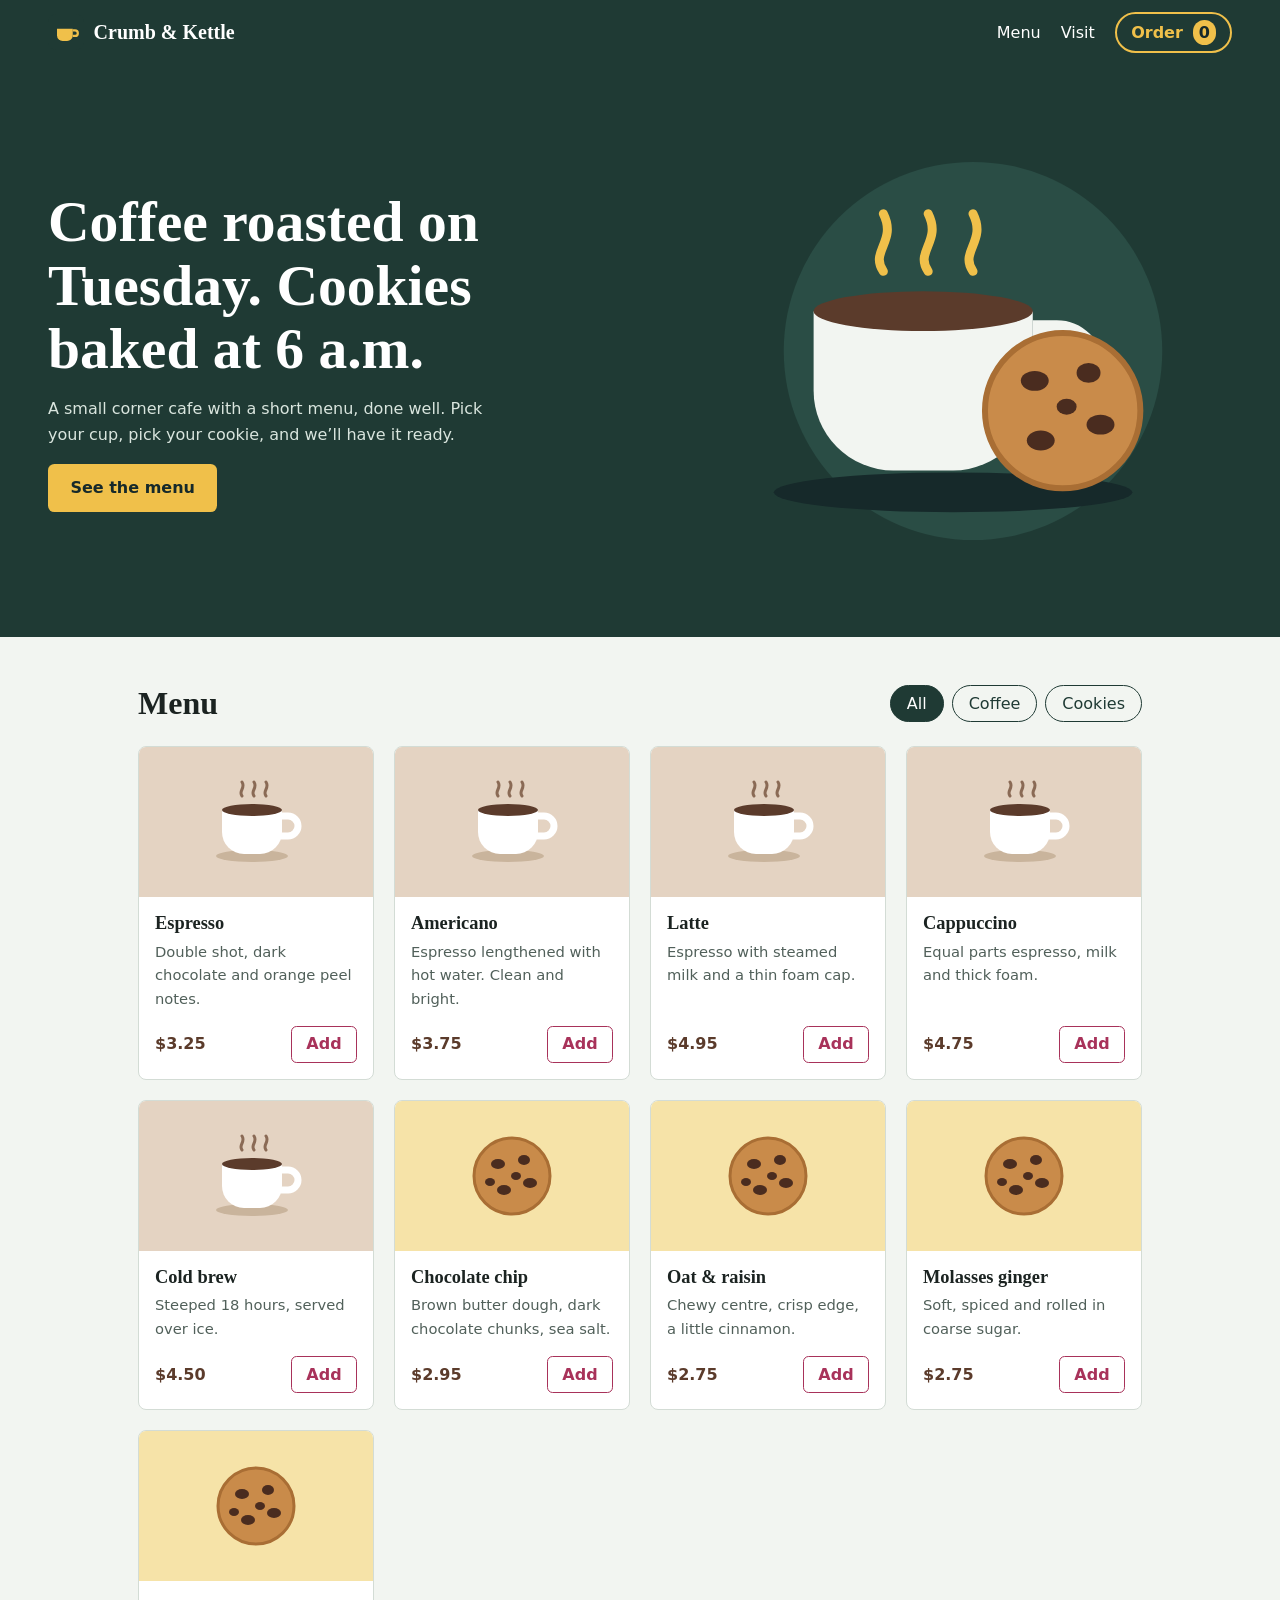
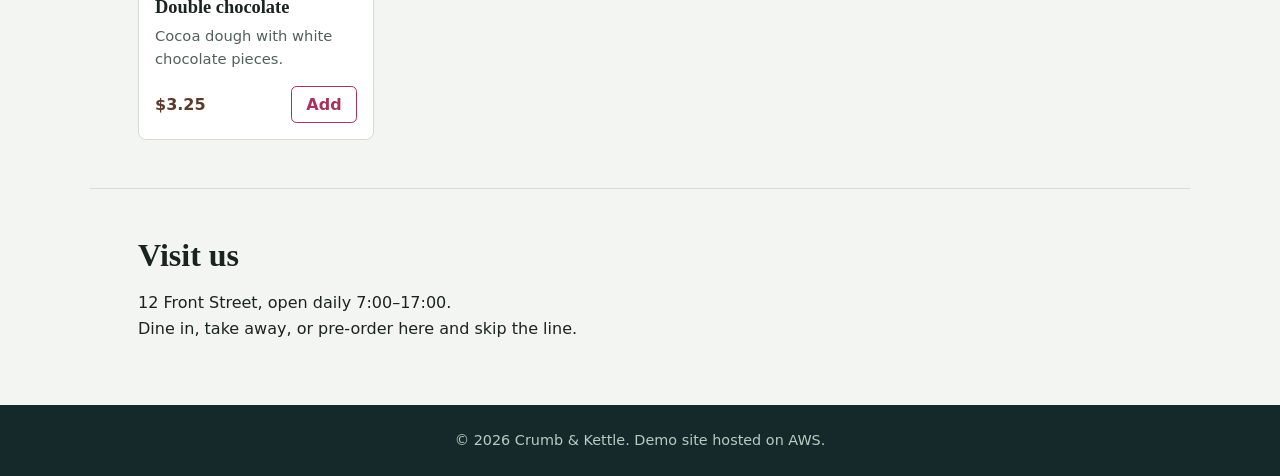
<file: index.html>
<!DOCTYPE html>
<html lang="en">
<head>
  <meta charset="utf-8">
  <meta name="viewport" content="width=device-width, initial-scale=1">
  <title>Crumb &amp; Kettle – Coffee and Cookies</title>
  <meta name="description" content="Small-batch coffee and fresh-baked cookies. Browse the menu and build your order.">
  <link rel="icon" href="assets/img/favicon.svg" type="image/svg+xml">
  <link rel="stylesheet" href="css/styles.css">
</head>
<body>
  <header class="top">
    <a class="brand" href="#"><img src="assets/img/logo.svg" alt="" width="36" height="36"> Crumb &amp; Kettle</a>
    <nav aria-label="Main">
      <a href="#menu">Menu</a>
      <a href="#visit">Visit</a>
      <button id="cart-toggle" class="cart-btn" aria-controls="cart" aria-expanded="false">Order <span id="cart-count">0</span></button>
    </nav>
  </header>

  <main>
    <section class="hero">
      <div class="hero-text">
        <h1>Coffee roasted on Tuesday. Cookies baked at 6&nbsp;a.m.</h1>
        <p>A small corner cafe with a short menu, done well. Pick your cup, pick your cookie, and we&rsquo;ll have it ready.</p>
        <a class="btn" href="#menu">See the menu</a>
      </div>
      <img class="hero-art" src="assets/img/hero.svg" alt="A cup of coffee beside a chocolate chip cookie" width="520" height="420">
    </section>

    <section id="menu" class="menu">
      <div class="menu-head">
        <h2>Menu</h2>
        <div class="filters" role="group" aria-label="Filter menu">
          <button class="chip active" data-filter="all">All</button>
          <button class="chip" data-filter="coffee">Coffee</button>
          <button class="chip" data-filter="cookie">Cookies</button>
        </div>
      </div>
      <ul id="menu-list" class="grid"></ul>
    </section>

    <section id="visit" class="visit">
      <h2>Visit us</h2>
      <p>12 Front Street, open daily 7:00&ndash;17:00.<br>Dine in, take away, or pre-order here and skip the line.</p>
    </section>
  </main>

  <footer>&copy; <span id="year"></span> Crumb &amp; Kettle. Demo site hosted on AWS.</footer>

  <aside id="cart" class="cart" aria-label="Your order" hidden>
    <div class="cart-head"><h2>Your order</h2><button id="cart-close" class="link" aria-label="Close order panel">Close</button></div>
    <ul id="cart-items"></ul>
    <p id="cart-empty">Nothing here yet. Add a coffee or a cookie from the menu.</p>
    <div class="cart-foot">
      <p class="total">Total <strong id="cart-total">$0.00</strong></p>
      <button id="checkout" class="btn" disabled>Place pickup order</button>
      <p id="cart-msg" role="status"></p>
    </div>
  </aside>

  <script src="js/menu-data.js"></script>
  <script src="js/app.js"></script>
</body>
</html>
</file>
<file: css/styles.css>
:root{
  --green:#1f3a34; --green-dark:#16292a; --paper:#f2f5f1; --butter:#f0c04a;
  --cocoa:#5b3b2b; --berry:#a8325a; --ink:#1b2321; --line:#d3dcd5;
  --serif:Georgia,"Times New Roman",serif;
  --sans:system-ui,-apple-system,"Segoe UI",Roboto,sans-serif;
}
*{box-sizing:border-box}
html{scroll-behavior:smooth}
body{margin:0;font:1rem/1.6 var(--sans);color:var(--ink);background:var(--paper)}
img{max-width:100%;height:auto}
a{color:inherit}
:focus-visible{outline:3px solid var(--berry);outline-offset:2px}

.top{position:sticky;top:0;z-index:5;display:flex;justify-content:space-between;align-items:center;
  padding:.75rem clamp(1rem,4vw,3rem);background:var(--green);color:#fff}
.brand{display:flex;align-items:center;gap:.6rem;font:700 1.25rem var(--serif);text-decoration:none}
.top nav{display:flex;align-items:center;gap:1.25rem}
.top nav a{text-decoration:none}
.cart-btn{font:inherit;font-weight:600;border:2px solid var(--butter);background:transparent;color:var(--butter);
  padding:.35rem .9rem;border-radius:2rem;cursor:pointer}
.cart-btn span{display:inline-block;min-width:1.4em;margin-left:.3rem;background:var(--butter);color:var(--green-dark);border-radius:1em;text-align:center}

.hero{display:grid;grid-template-columns:1.1fr .9fr;align-items:center;gap:2rem;
  padding:clamp(2rem,6vw,5rem) clamp(1rem,4vw,3rem);background:var(--green);color:#fff}
.hero h1{font:700 clamp(2rem,5vw,3.6rem)/1.1 var(--serif);margin:0 0 1rem;max-width:16ch;
  opacity:0;transform:translateY(14px);animation:rise .8s .1s forwards}
.hero p{max-width:46ch;color:#d9e5de}
.hero-art{justify-self:center;width:100%;max-width:520px}
@keyframes rise{to{opacity:1;transform:none}}

.btn{display:inline-block;font:inherit;font-weight:700;background:var(--butter);color:var(--green-dark);
  border:0;padding:.7rem 1.4rem;border-radius:.4rem;cursor:pointer;text-decoration:none}
.btn:hover{background:#f6cf6c}
.btn:disabled{opacity:.45;cursor:not-allowed}
.link{background:none;border:0;font:inherit;text-decoration:underline;cursor:pointer;color:inherit}

.menu,.visit{padding:3rem clamp(1rem,4vw,3rem);max-width:1100px;margin:auto}
h2{font:700 2rem var(--serif);margin:0}
.menu-head{display:flex;flex-wrap:wrap;gap:1rem;justify-content:space-between;align-items:center;margin-bottom:1.5rem}
.filters{display:flex;gap:.5rem}
.chip{font:inherit;border:1.5px solid var(--green);background:transparent;color:var(--green);
  padding:.3rem 1rem;border-radius:2rem;cursor:pointer}
.chip.active{background:var(--green);color:#fff}

.grid{list-style:none;margin:0;padding:0;display:grid;grid-template-columns:repeat(auto-fill,minmax(230px,1fr));gap:1.25rem}
.item{display:flex;flex-direction:column;background:#fff;border:1px solid var(--line);border-radius:.5rem;overflow:hidden}
.item .pic{display:grid;place-items:center;height:150px}
.item .pic img{width:96px;height:96px}
.pic.coffee{background:#e4d3c2}
.pic.cookie{background:#f6e3a8}
.item .body{padding:1rem;display:flex;flex-direction:column;gap:.35rem;flex:1}
.item h3{margin:0;font:700 1.15rem var(--serif)}
.item p{margin:0;font-size:.92rem;color:#51605a;flex:1}
.item .row{display:flex;justify-content:space-between;align-items:center;margin-top:.6rem}
.price{font-weight:700;color:var(--cocoa)}
.add{font:inherit;font-weight:600;border:1.5px solid var(--berry);color:var(--berry);background:transparent;
  padding:.3rem .9rem;border-radius:.35rem;cursor:pointer}
.add:hover{background:var(--berry);color:#fff}

.visit{border-top:1px solid var(--line)}
footer{padding:1.5rem;text-align:center;background:var(--green-dark);color:#b9cbc3;font-size:.9rem}

.cart{position:fixed;top:0;right:0;bottom:0;width:min(380px,100%);background:#fff;z-index:10;
  box-shadow:-8px 0 24px rgba(0,0,0,.18);padding:1.25rem;display:flex;flex-direction:column;overflow:auto}
.cart[hidden]{display:none}
.cart-head{display:flex;justify-content:space-between;align-items:center;margin-bottom:1rem}
.cart ul{list-style:none;margin:0;padding:0;flex:1}
.cart li{display:flex;justify-content:space-between;gap:.5rem;padding:.6rem 0;border-bottom:1px solid var(--line)}
.qty{display:flex;align-items:center;gap:.4rem}
.qty button{width:1.8rem;height:1.8rem;border:1px solid var(--line);background:#fff;border-radius:.3rem;cursor:pointer;font-size:1rem}
.total{display:flex;justify-content:space-between;font-size:1.15rem}
#cart-msg{min-height:1.5rem;color:var(--green);font-weight:600}

@media (max-width:760px){.hero{grid-template-columns:1fr}.hero-art{max-width:320px}}
@media (prefers-reduced-motion:reduce){.hero h1{animation:none;opacity:1;transform:none}html{scroll-behavior:auto}}
</file>
